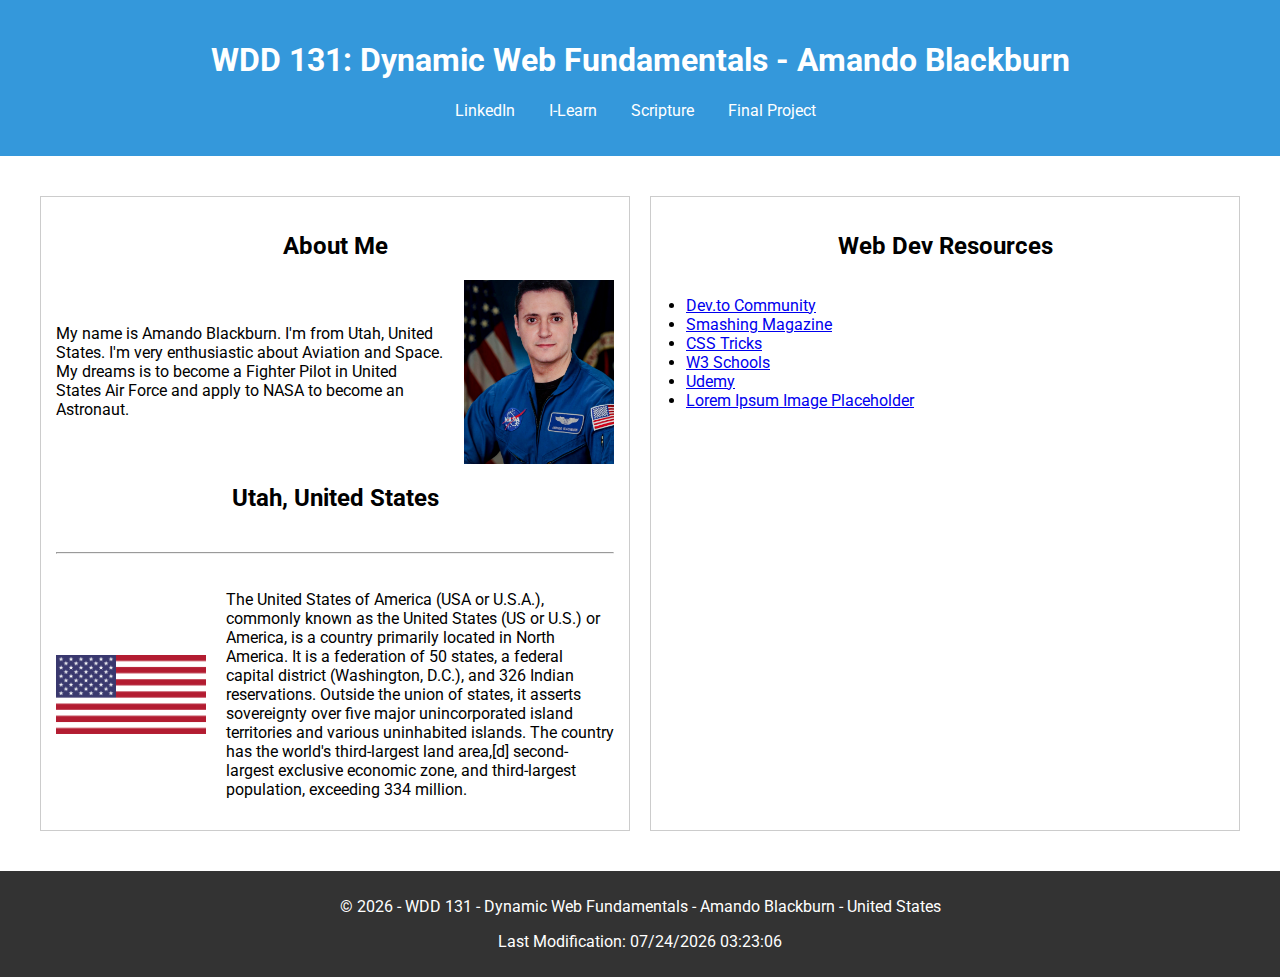
<file: index.html>
<!DOCTYPE html>
<html lang="en">
<head>
    <meta charset="UTF-8">
    <meta name="viewport" content="width=device-width, initial-scale=1.0">
    <title>WDD 131 - Dynamic Web Fundamentals - Amando Blackburn</title>
    <meta name="description" content="WDD 131 - Dynamic Web Fundamentals. Learn the basics of dynamic web development with Amando Blackburn. Covering HTML, CSS, JavaScript, and more.">
    <meta name="author" content="Amando Blackburn">
    <link rel="stylesheet" href="styles/base.css">
    <script src="scripts/getdates.js" defer></script>
</head>
<body>
  <header>
    <h1>WDD 131: Dynamic Web Fundamentals - Amando Blackburn</h1>
    <nav>
      <ul>
        <li><a href="index.html">LinkedIn</a></li>
        <li><a href="https://byui.instructure.com" target="_blank">I-Learn</a></li>
        <li><a href="https://www.churchofjesuschrist.org/study/scripture" target="_blank">Scripture</a></li>
        <li><a href="contact.html">Final Project</a></li>
      </ul>
    </nav>
  </header>
  <main>
    <div class="container">
      <section class="card">
        <h2 class="text-center">About Me</h2>
        <div class="card-intro">
          <img src="images/amando-pic.jpg" alt="Amando Blackburn">
          <p>My name is Amando Blackburn. I'm from Utah, United States. I'm very enthusiastic about Aviation and Space. My dreams is to become a Fighter Pilot in United States Air Force and apply to NASA to become an Astronaut.</p>
        </div>

        <h2 class="text-center">Utah, United States</h2>
        <hr>
        <div class="card-intro-2">
          <img src="images/us-flag.png" alt="Official US flag">
          <p>The United States of America (USA or U.S.A.), commonly known as the United States (US or U.S.) or America, is a country primarily located in North America. It is a federation of 50 states, a federal capital district (Washington, D.C.), and 326 Indian reservations. Outside the union of states, it asserts sovereignty over five major unincorporated island territories and various uninhabited islands. The country has the world's third-largest land area,[d] second-largest exclusive economic zone, and third-largest population, exceeding 334 million.</p>
        </div>
      </section>

      <section class="card">
        <h2 class="text-center">Web Dev Resources</h2>
        <ul>
          <li><a href="#" target="_blank">Dev.to Community</a></li>
          <li><a href="#" target="_blank">Smashing Magazine</a></li>
          <li><a href="#" target="_blank">CSS Tricks</a></li>
          <li><a href="#" target="_blank">W3 Schools</a></li>
          <li><a href="#" target="_blank">Udemy</a></li>
          <li><a href="#" target="_blank">Lorem Ipsum Image Placeholder</a></li>
        </ul>
      </section>
    </div>
  </main>
  <footer>
    <p>&copy; <span id="currentyear"></span> - WDD 131 - Dynamic Web Fundamentals - Amando Blackburn - United States</p>
    <p id="lastModified"></p>
  </footer>
</body>
</html>
</file>
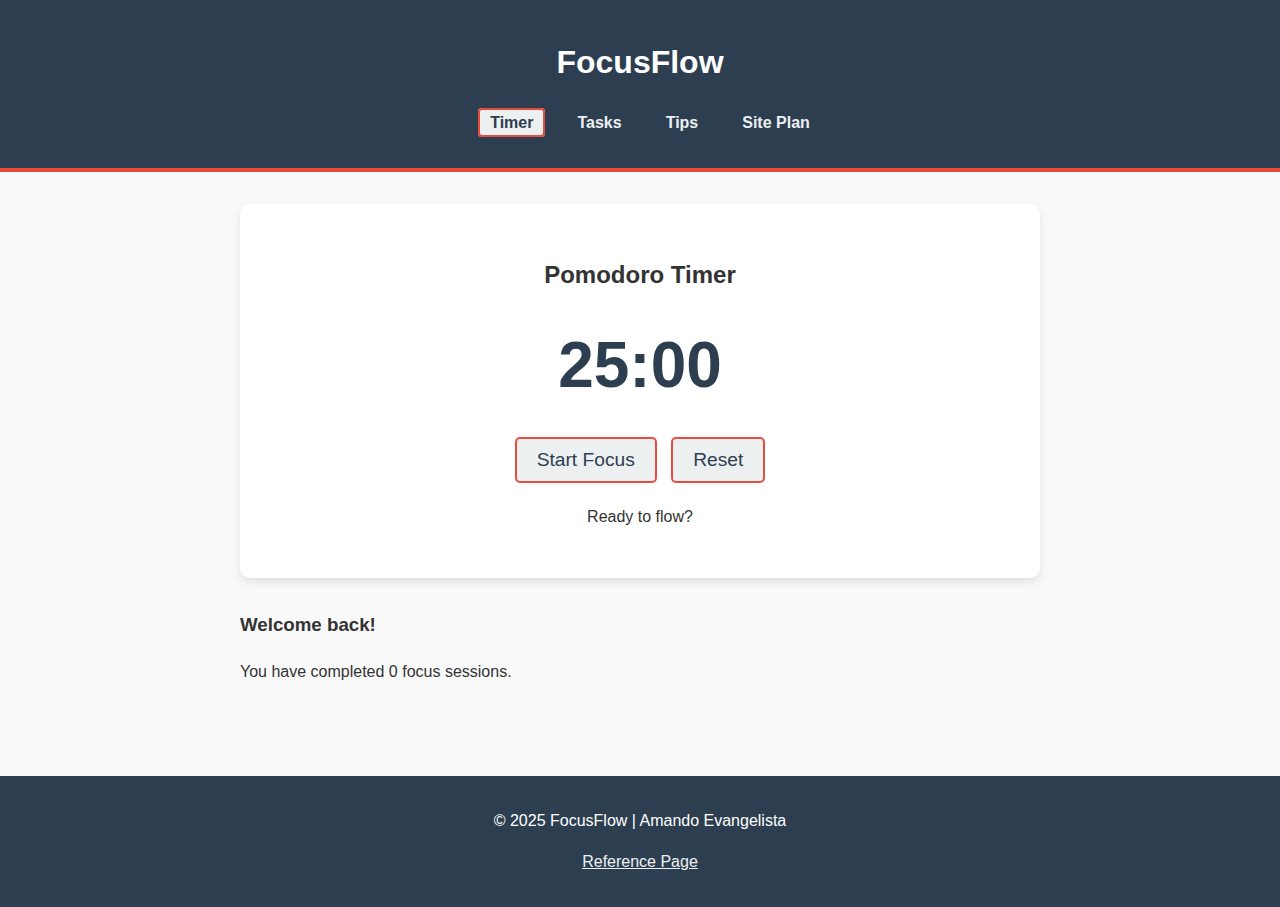
<file: project/index.html>
<!DOCTYPE html>
<html lang="en">
<head>
    <meta charset="UTF-8">
    <meta name="viewport" content="width=device-width, initial-scale=1.0">
    <meta name="author" content="Amando Evangelista Santos Filho">
    <meta name="description" content="FocusFlow Pomodoro Timer to boost your productivity.">
    <title>FocusFlow | Home</title>
    
    <link rel="stylesheet" href="styles/styles.css">
    <script src="scripts/scripts.js" type="module"></script>
</head>
<body>
    <header>
        <h1>FocusFlow</h1>
        <nav>
            <ul class="navigation">
                <li><a href="#" id="menu-button">☰ Menu</a></li>
                <li><a href="index.html" class="active">Timer</a></li>
                <li><a href="tasks.html">Tasks</a></li>
                <li><a href="tips.html">Tips</a></li>
                <li><a href="siteplan.html">Site Plan</a></li>
            </ul>
        </nav>
    </header>

    <main>
        <div class="timer-container">
            <h2>Pomodoro Timer</h2>
            <div id="timer-display">25:00</div>
            <div class="controls">
                <button id="start-btn">Start Focus</button>
                <button id="reset-btn">Reset</button>
            </div>
            <p id="timer-message">Ready to flow?</p>
        </div>

        <div class="welcome-section">
            <h3>Welcome back!</h3>
            <p>You have completed <span id="session-count">0</span> focus sessions.</p>
        </div>
    </main>

    <footer>
        <p>&copy; 2025 FocusFlow |  Amando Evangelista</p>
        <p><a href="references.html">Reference Page</a></p>
    </footer>
</body>
</html>
</file>
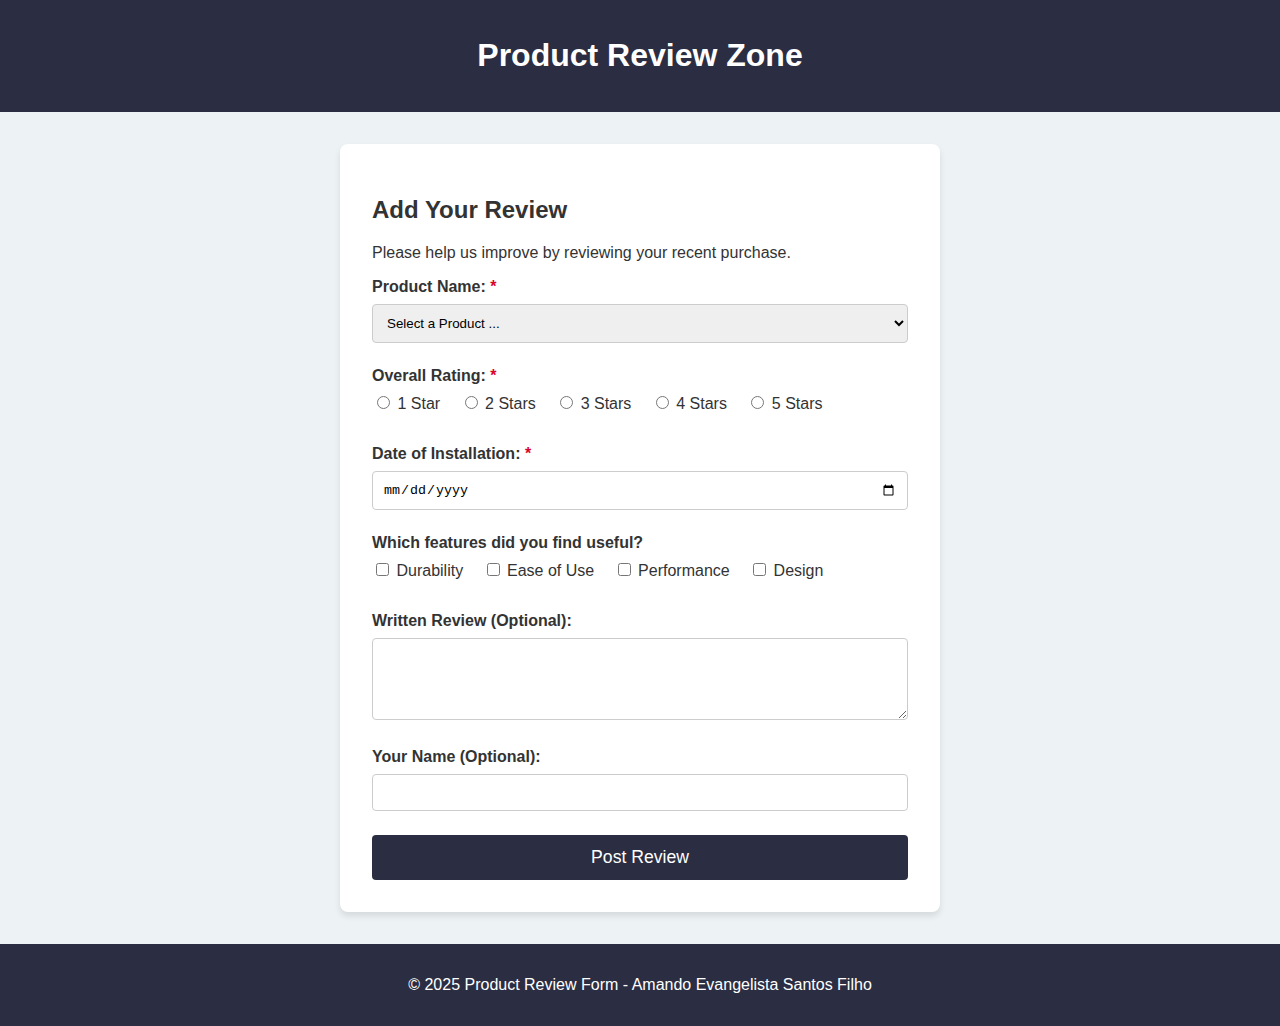
<file: form.html>
<!DOCTYPE html>
<html lang="en">
<head>
    <meta charset="UTF-8">
    <meta name="viewport" content="width=device-width, initial-scale=1.0">
    <meta name="author" content="Amando Evangelista Santos Filho">
    <meta name="description" content="A form to review a product including a star-system, installation date, feature option, and texts areas for name and written review">
    <title>Product Review Form</title>
    <link rel="stylesheet" href="styles/form.css">
    <script src="scripts/form.js" defer></script>
</head>
<body>
    <header>
        <h1>Product Review Zone</h1>
    </header>

    <main>
        <div class="form-container">
            <h2>Add Your Review</h2>
            <p>Please help us improve by reviewing your recent purchase.</p>
            
            <form method="get" action="review.html">
                
                <div class="form-item">
                    <label for="productName">Product Name: <span class="required">*</span></label>
                    <select id="productName" name="productName" required>
                        <option value="" disabled selected>Select a Product ...</option>
                        </select>
                </div>

                <div class="form-item">
                    <label>Overall Rating: <span class="required">*</span></label>
                    <div class="rating-group">
                        <label><input type="radio" name="rating" value="1" required> 1 Star</label>
                        <label><input type="radio" name="rating" value="2"> 2 Stars</label>
                        <label><input type="radio" name="rating" value="3"> 3 Stars</label>
                        <label><input type="radio" name="rating" value="4"> 4 Stars</label>
                        <label><input type="radio" name="rating" value="5"> 5 Stars</label>
                    </div>
                </div>

                <div class="form-item">
                    <label for="installDate">Date of Installation: <span class="required">*</span></label>
                    <input type="date" id="installDate" name="installDate" required>
                </div>

                <div class="form-item">
                    <label>Which features did you find useful?</label>
                    <div class="checkbox-group">
                        <label><input type="checkbox" name="features" value="durability"> Durability</label>
                        <label><input type="checkbox" name="features" value="design"> Ease of Use</label>
                        <label><input type="checkbox" name="features" value="performance"> Performance</label>
                        <label><input type="checkbox" name="features" value="design"> Design</label>
                    </div>
                </div>

                <div class="form-item">
                    <label for="writtenReview">Written Review (Optional):</label>
                    <textarea id="writtenReview" name="writtenReview" rows="4"></textarea>
                </div>

                <div class="form-item">
                    <label for="userName">Your Name (Optional):</label>
                    <input type="text" id="userName" name="userName">
                </div>

                <input type="submit" value="Post Review" class="submit-btn">
            </form>
        </div>
    </main>

    <footer>
        <p>&copy; 2025 Product Review Form - Amando Evangelista Santos Filho</p>
    </footer>
</body>
</html>
</file>
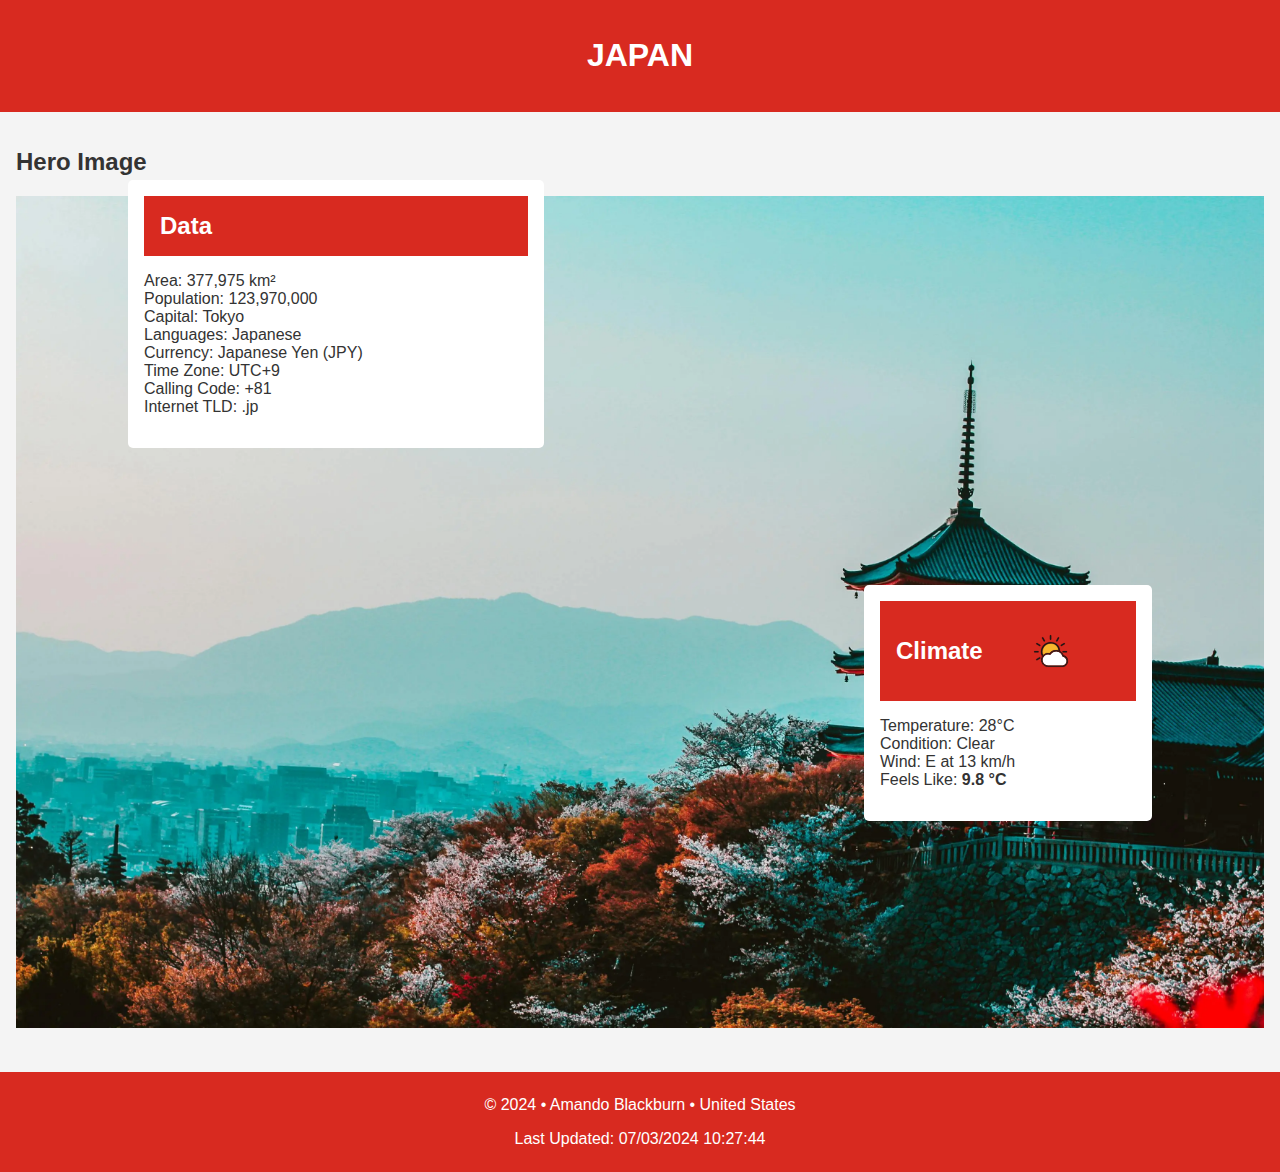
<file: place.html>
<!DOCTYPE html>
<html lang="en-US">
<head>
    <meta charset="UTF-8">
    <meta name="viewport" content="width=device-width, initial-scale=1.0">
    <title>Japan</title>
    <link rel="stylesheet" href="styles/place.css">
    <script src="scripts/getdates.js" defer></script>
</head>
<body>
    <header>
        <h1>JAPAN</h1>
    </header>
    <main>
        <section class="hero">
            <h2 class="visually-hidden">Hero Image</h2>
            <img srcset="images/japan_temple-small.webp 600w, images/japan_temple-large.webp 1200w" 
                 sizes="(max-width: 600px) 600px, 1200px" 
                 src="images/japan_temple-large.webp" 
                 alt="Japan Temple">
        </section>
        <section class="data">
            <h2 class="title-data">Data</h2>
            <ul>
                <li>Area: 377,975 km²</li>
                <li>Population: 123,970,000</li>
                <li>Capital: Tokyo</li>
                <li>Languages: Japanese</li>
                <li>Currency: Japanese Yen (JPY)</li>
                <li>Time Zone: UTC+9</li>
                <li>Calling Code: +81</li>
                <li>Internet TLD: .jp</li>
            </ul>
        </section>
        <section class="weather">
            <div class="title-weather">
                <h2>Climate</h2>
                <div class="weather-icon">⛅</div>
                <img class="weather-svg" src="images/sunshine.svg" alt="Forecast Icon">
            </div>
            <ul>
                <li>Temperature: 28°C</li>
                <li>Condition: Clear</li>
                <li>Wind: E at 13 km/h</li>
                <li>Feels Like: <span id="wind-chill"></span></li>
            </ul>
        </section>
    </main>
    <footer>
        <p>&copy; 2024 &bull; Amando Blackburn &bull; United States</p>
        <p>Last Updated: 07/03/2024 10:27:44</p>
    </footer>

    <script src="scripts/place.js"></script>
</body>
</html>
</file>
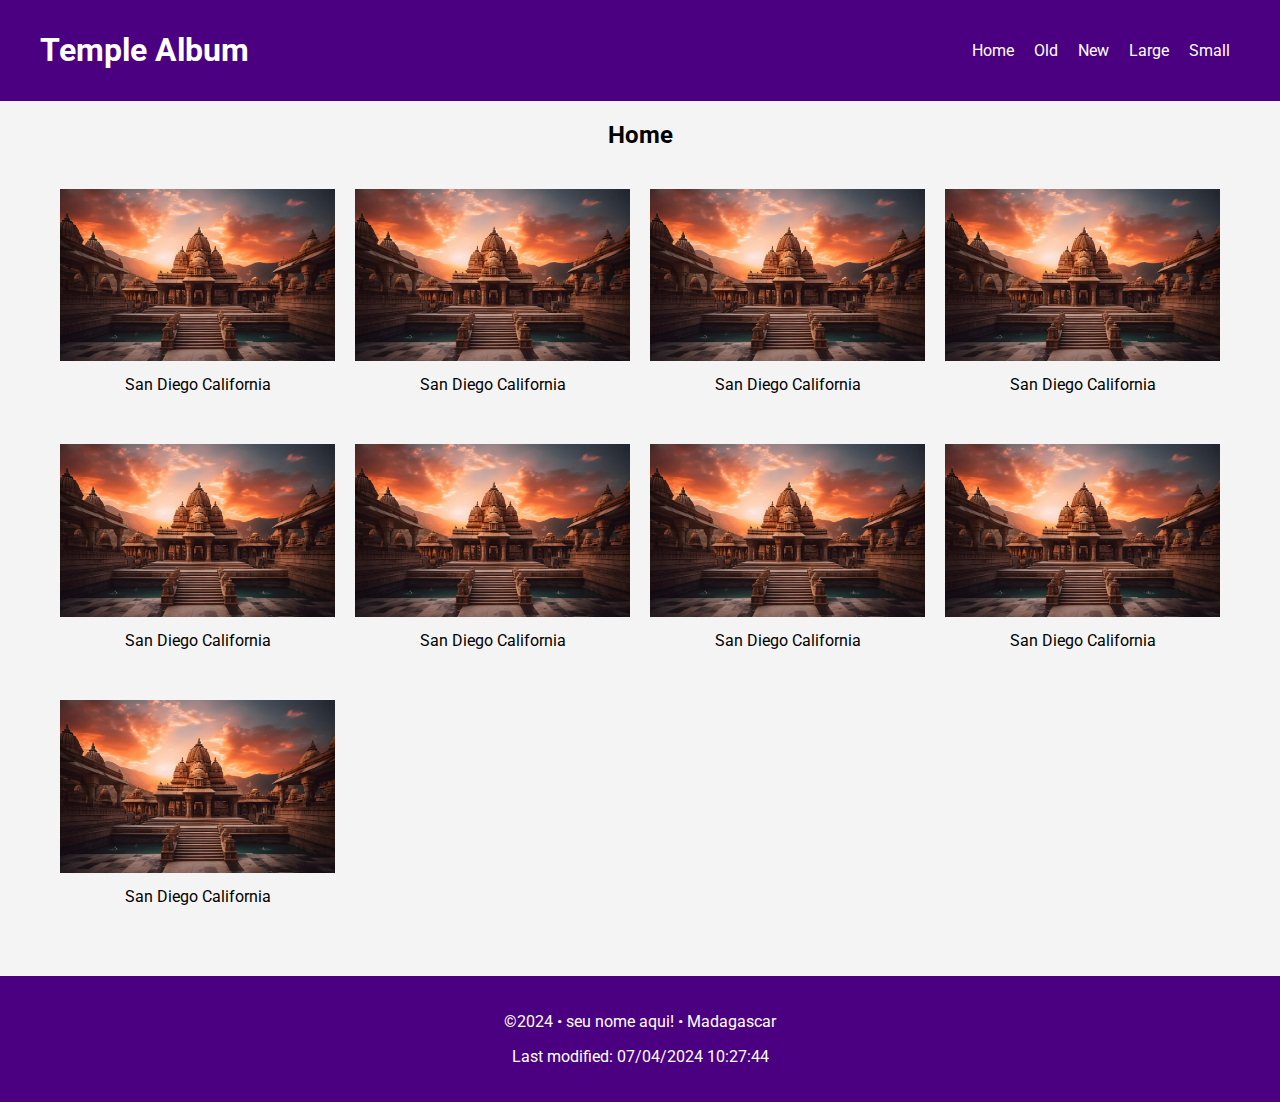
<file: temples.html>
<!DOCTYPE html>
<html lang="pt-br">
<head>
    <meta charset="UTF-8">
    <meta name="viewport" content="width=device-width, initial-scale=1.0">
    <title>Temple Album</title>
    <link rel="stylesheet" href="https://fonts.googleapis.com/css2?family=Roboto:wght@400;700&display=swap">
    <link rel="stylesheet" href="styles/temples.css" media="all">
    <link rel="stylesheet" href="styles/temples-large.css" media="(min-width: 768px)">
</head>
<body>
    <header>
        <nav>
            <div class="menu-icon">&#9776;</div>
            <div class="close-icon">&times;</div>
            <h1>Temple Album</h1>
            <ul id="menu">
                <li><a href="#">Home</a></li>
                <li><a href="#">Old</a></li>
                <li><a href="#">New</a></li>
                <li><a href="#">Large</a></li>
                <li><a href="#">Small</a></li>
            </ul>
        </nav>
    </header>
    <main>
        <h2>Home</h2>
        <div class="gallery">
            <figure>
                <img src="images/temple.jpg" alt="Templo San Diego California">
                <figcaption>San Diego California</figcaption>
            </figure>
            <figure>
                <img src="images/temple.jpg" alt="Templo San Diego California">
                <figcaption>San Diego California</figcaption>
            </figure>
            <figure>
                <img src="images/temple.jpg" alt="Templo San Diego California">
                <figcaption>San Diego California</figcaption>
            </figure>
            <figure>
                <img src="images/temple.jpg" alt="Templo San Diego California">
                <figcaption>San Diego California</figcaption>
            </figure>
            <figure>
                <img src="images/temple.jpg" alt="Templo San Diego California">
                <figcaption>San Diego California</figcaption>
            </figure>
            <figure>
                <img src="images/temple.jpg" alt="Templo San Diego California">
                <figcaption>San Diego California</figcaption>
            </figure>
            <figure>
                <img src="images/temple.jpg" alt="Templo San Diego California">
                <figcaption>San Diego California</figcaption>
            </figure>
            <figure>
                <img src="images/temple.jpg" alt="Templo San Diego California">
                <figcaption>San Diego California</figcaption>
            </figure>
            <figure>
                <img src="images/temple.jpg" alt="Templo San Diego California">
                <figcaption>San Diego California</figcaption>
            </figure>
        </div>
    </main>
    <footer>
        <p>&copy;2024 &bull; seu nome aqui! &bull; Madagascar</p>
        <p>Last modified: 07/04/2024 10:27:44</p>
    </footer>
    <script src="scripts/temple.js"></script>
</body>
</html>
</file>
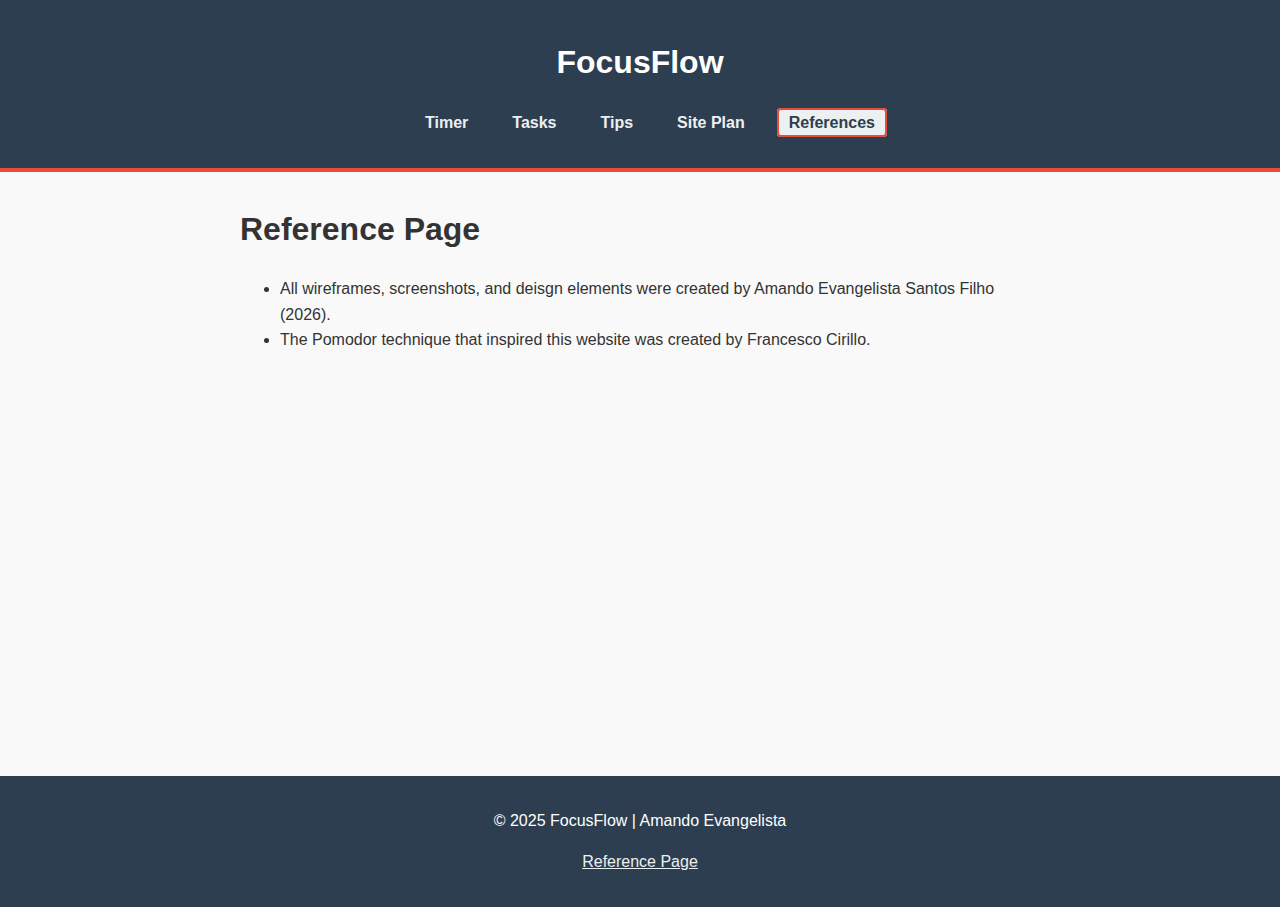
<file: project/references.html>
<!DOCTYPE html>
<html lang="en">
<head>
    <meta charset="UTF-8">
    <meta name="viewport" content="width=device-width, initial-scale=1.0">
    <meta name="author" content="Amando Evangelista Santos Filho">
    <meta name="description" content="Reference page for project">
    <title>FocusFlow | References</title>
    <link rel="stylesheet" href="styles/styles.css">
</head>
<body>
    <header>
        <h1>FocusFlow</h1>
        <nav>
            <ul class="navigation">
                <li><a href="#" id="menu-button">☰ Menu</a></li>
                <li><a href="index.html">Timer</a></li>
                <li><a href="tasks.html">Tasks</a></li>
                <li><a href="tips.html">Tips</a></li>
                <li><a href="siteplan.html">Site Plan</a></li>
                <li><a href="references.html" class="active">References</a></li>
            </ul>
        </nav>
    </header>

    <main>
        <h1>Reference Page</h1>
        <ul>
            <li>All wireframes, screenshots, and deisgn elements were created by Amando Evangelista Santos Filho (2026).</li>
            <li>The Pomodor technique that inspired this website was created by Francesco Cirillo.</li>
        </ul>
    </main>

    <footer>
        <p>&copy; 2025 FocusFlow | Amando Evangelista</p>
        <p><a href="references.html">Reference Page</a></p>
    </footer>
</body>
</html>
</file>
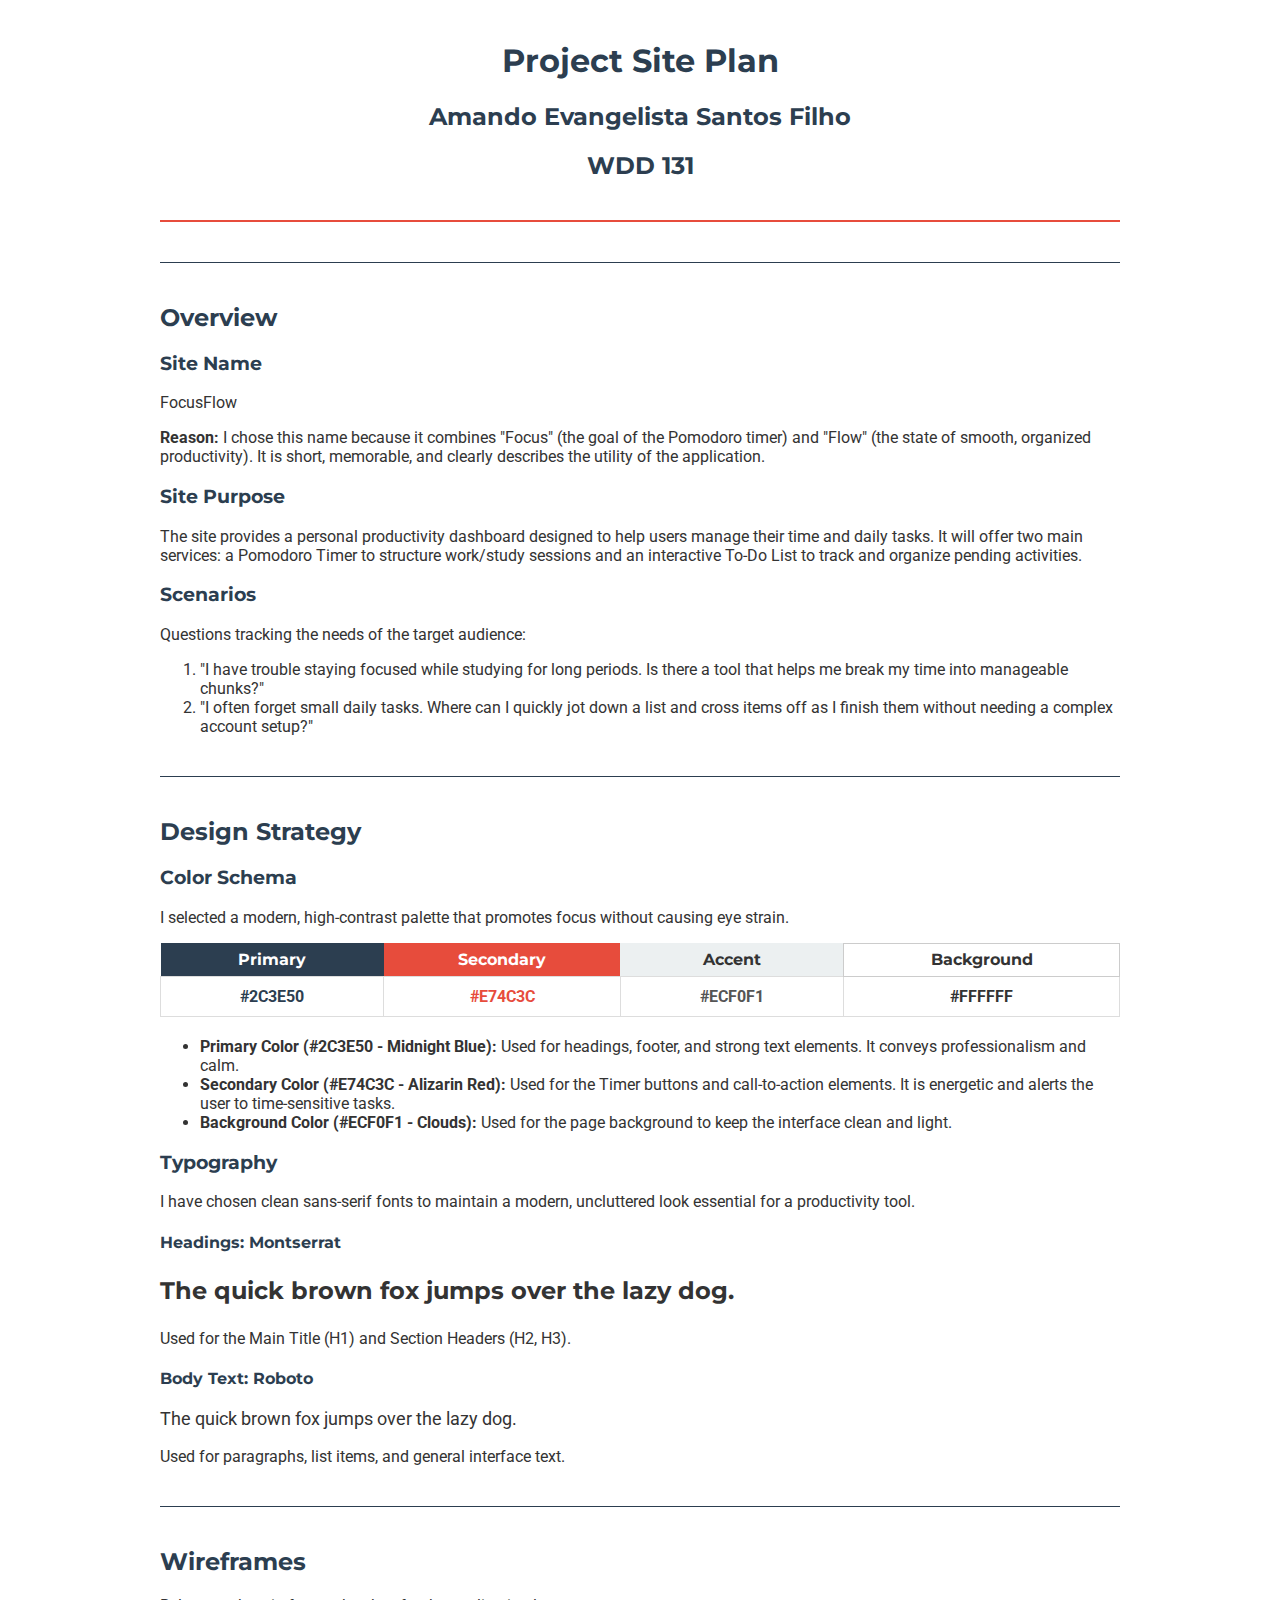
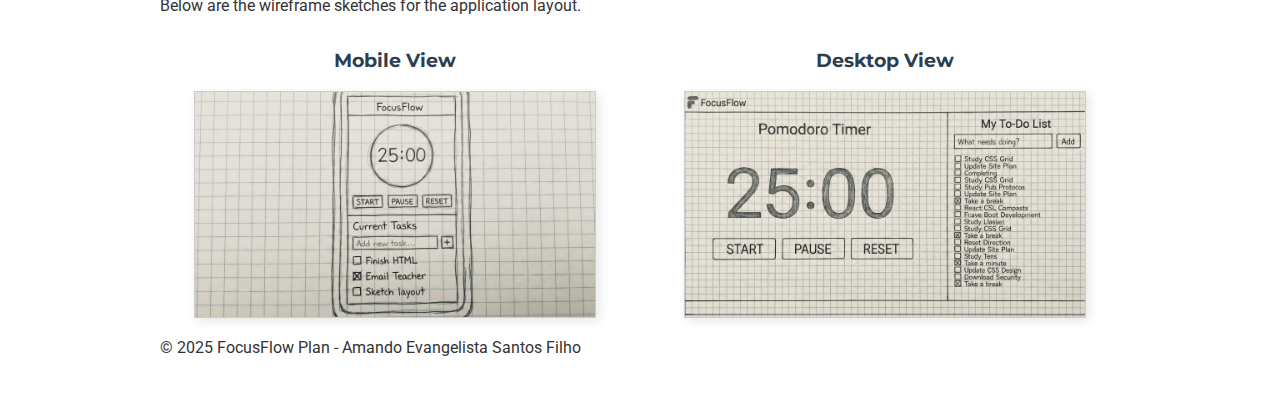
<file: project/siteplan.html>
<!DOCTYPE html>
<html lang="en">
<head>
    <meta charset="UTF-8">
    <meta name="viewport" content="width=device-width, initial-scale=1.0">
    <meta name="author" content="Amando Evangelista Santos Filho">
    <meta name="description" content="a detailed site plan for a program that aids in focusing similar to pomodoro technique">
    
    <title>Project Site Plan - FocusFlow</title>
    
    <link rel="stylesheet" href="styles/site-plan.css">
    <link rel="preconnect" href="https://fonts.googleapis.com">
    <link rel="preconnect" href="https://fonts.gstatic.com" crossorigin>
    <link href="https://fonts.googleapis.com/css2?family=Montserrat:wght@400;700&family=Roboto:wght@300;400&display=swap" rel="stylesheet">
</head>
<body>
    <header>
        <h1>Project Site Plan</h1>
        <h2>Amando Evangelista Santos Filho</h2>
        <h2>WDD 131</h2>
    </header>

    <main>
        <hr>
        <h2>Overview</h2>
        
        <h3>Site Name</h3>
        <p>FocusFlow</p>
        <p><strong>Reason:</strong> I chose this name because it combines "Focus" (the goal of the Pomodoro timer) and "Flow" (the state of smooth, organized productivity). It is short, memorable, and clearly describes the utility of the application.</p>

        <h3>Site Purpose</h3>
        <p>The site provides a personal productivity dashboard designed to help users manage their time and daily tasks. It will offer two main services: a Pomodoro Timer to structure work/study sessions and an interactive To-Do List to track and organize pending activities.</p>

        <h3>Scenarios</h3>
        <p>Questions tracking the needs of the target audience:</p>
        <ol>
            <li>"I have trouble staying focused while studying for long periods. Is there a tool that helps me break my time into manageable chunks?"</li>
            <li>"I often forget small daily tasks. Where can I quickly jot down a list and cross items off as I finish them without needing a complex account setup?"</li>
        </ol>

        <hr>
        <h2>Design Strategy</h2>

        <h3>Color Schema</h3>
        <p>I selected a modern, high-contrast palette that promotes focus without causing eye strain.</p>
        
        <table class="colors">
            <tr>
                <th class="primary">Primary</th>
                <th class="secondary">Secondary</th>
                <th class="accent1">Accent</th>
                <th class="accent2">Background</th>
            </tr>
            <tr>
                <td class="primary-text">#2C3E50</td>
                <td class="secondary-text">#E74C3C</td>
                <td class="accent1-text">#ECF0F1</td>
                <td class="accent2-text">#FFFFFF</td>
            </tr>
        </table>

        <ul>
            <li><strong>Primary Color (#2C3E50 - Midnight Blue):</strong> Used for headings, footer, and strong text elements. It conveys professionalism and calm.</li>
            <li><strong>Secondary Color (#E74C3C - Alizarin Red):</strong> Used for the Timer buttons and call-to-action elements. It is energetic and alerts the user to time-sensitive tasks.</li>
            <li><strong>Background Color (#ECF0F1 - Clouds):</strong> Used for the page background to keep the interface clean and light.</li>
        </ul>

        <h3>Typography</h3>
        <p>I have chosen clean sans-serif fonts to maintain a modern, uncluttered look essential for a productivity tool.</p>
        
        <h4>Headings: Montserrat</h4>
        <p class="heading-font">The quick brown fox jumps over the lazy dog.</p>
        <p>Used for the Main Title (H1) and Section Headers (H2, H3).</p>

        <h4>Body Text: Roboto</h4>
        <p class="body-font">The quick brown fox jumps over the lazy dog.</p>
        <p>Used for paragraphs, list items, and general interface text.</p>

        <hr>
        <h2>Wireframes</h2>
        <p>Below are the wireframe sketches for the application layout.</p>

        <div class="wireframes">
            <div>
                <h3>Mobile View</h3>
                <img src="images/wireframe_mobile.jpg" alt="Mobile Wireframe Sketch">
            </div>
            <div>
                <h3>Desktop View</h3>
                <img src="images/wireframe_desktop.jpg" alt="Desktop Wireframe Sketch">
            </div>
        </div>
    </main>

    <footer>
        <p>&copy; 2025 FocusFlow Plan - Amando Evangelista Santos Filho</p>
    </footer>
</body>
</html>
</file>
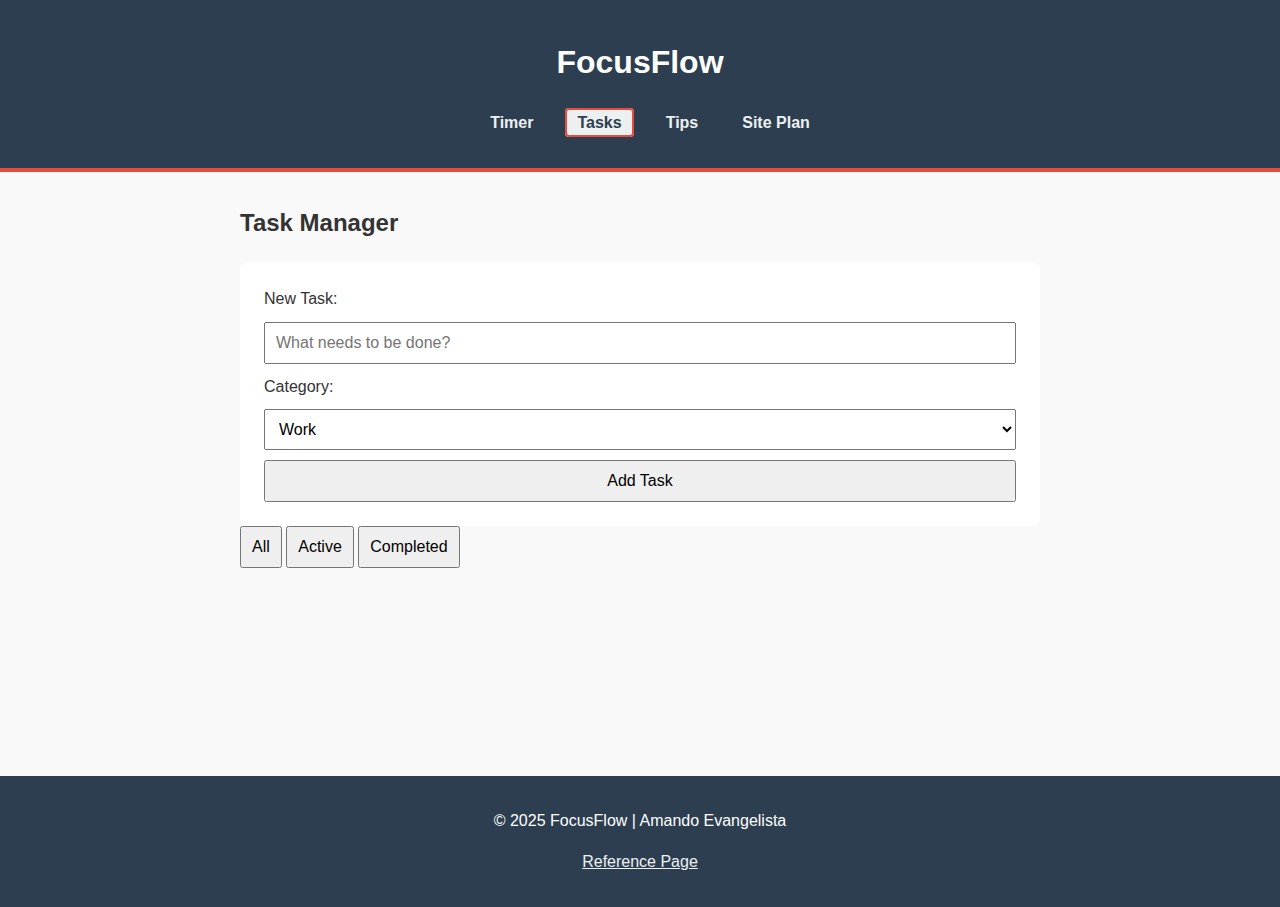
<file: project/tasks.html>
<!DOCTYPE html>
<html lang="en">
<head>
    <meta charset="UTF-8">
    <meta name="viewport" content="width=device-width, initial-scale=1.0">
    <meta name="author" content="Amando Evangelista Santos Filho">
    <meta name="description" content="Manage your daily tasks with FocusFlow.">
    <title>FocusFlow | Task Manager</title>

    <link rel="stylesheet" href="styles/styles.css">
    <script src="scripts/scripts.js" type="module"></script>
</head>
<body>
    <header>
        <h1>FocusFlow</h1>
        <nav>
            <ul class="navigation">
                <li><a href="#" id="menu-button">☰ Menu</a></li>
                <li><a href="index.html">Timer</a></li>
                <li><a href="tasks.html" class="active">Tasks</a></li>
                <li><a href="tips.html">Tips</a></li>
                <li><a href="siteplan.html">Site Plan</a></li>
            </ul>
        </nav>
    </header>

    <main>
        <section class="task-section">
            <h2>Task Manager</h2>
            
            <form id="task-form">
                <label for="task-input">New Task:</label>
                <input type="text" id="task-input" name="task" placeholder="What needs to be done?" required>
                
                <label for="category-select">Category:</label>
                <select id="category-select" name="category">
                    <option value="Work">Work</option>
                    <option value="Study">Study</option>
                    <option value="Personal">Personal</option>
                </select>

                <button type="submit">Add Task</button>
            </form>

            <div class="filter-controls">
                <button id="filter-all">All</button>
                <button id="filter-active">Active</button>
                <button id="filter-completed">Completed</button>
            </div>

            <ul id="task-list">
                </ul>
        </section>
    </main>

    <footer>
        <p>&copy; 2025 FocusFlow | Amando Evangelista</p>
        <p><a href="references.html">Reference Page</a></p>
    </footer>
</body>
</html>
</file>
<file: styles/base.css>
@import url('https://fonts.googleapis.com/css2?family=Montserrat:ital,wght@0,100..900;1,100..900&family=Roboto:ital,wght@0,100;0,300;0,400;0,500;0,700;0,900;1,100;1,300;1,400;1,500;1,700;1,900&display=swap');

:root {
  --cor-principal: #3498db;
  --cor-secundaria: #2ecc71;
  --padding-padrao: 10px;
  --fonte-principal: "Roboto", sans-serif;
  --fonte-secundaria: "Montserrat", sans-serif;
}

.text-center {
  text-align: center;
}

body {
  font-family: var(--fonte-principal);
  margin: 0;
  padding: 0;
  box-sizing: border-box;
  min-height: 100vh;
}

header {
  background-color: var(--cor-principal);
  color: white;
  padding: 20px;
  text-align: center;
}

nav ul {
  list-style: none;
  padding: 0;
}

nav ul li {
  display: inline;
  margin-right: 10px;
}

nav a {
  color: white;
  text-decoration: none;
  padding: 5px 10px;
  border-radius: 5px;
}

nav a:hover, nav a:focus {
  background-color: white;
  color: var(--cor-principal);
  text-decoration: underline;
}

main {
  display: flex;
  justify-content: center;
  padding: 20px;
}

.container {
  display: grid;
  grid-template-columns: repeat(2, 1fr);
  gap: 20px;
  /* max-width: 1200px; */
  margin: auto;
  padding: 20px;
}

.card {
  background: white;
  border: 1px solid #ccc;
  padding: 15px;
  display: flex;
  flex-direction: column;
}

.card .card-intro {
  display: flex;
  justify-content: space-between;
  align-items: center;
  flex-direction: row-reverse;
  gap: 20px;
}

.card .card-intro-2{
  display: flex;
  justify-content: space-between;
  align-items: center;
  gap: 20px;
}


hr{
  margin: 20px 0;

}
/* .card .card-intro{
  display: flex;
  justify-content: center;
  align-items: center;
  flex-direction: row-reverse;
  padding: 30px;
}

.card .card-intro-2{
  display: flex;
  justify-content: center;
  align-items: center;
  padding: 30px;
  gap: 10px;
} */

.card img {
  max-width: 150px;
}

.card ul {
  padding-left: 20px;
}

.text-center {
  text-align: center;
}

footer {
  text-align: center;
  padding: 10px;
  background-color: #333;
  color: white;
}
</file>
<file: project/styles/styles.css>
:root {
    --primary: #2C3E50;
    --secondary: #E74C3C;
    --light: #ECF0F1;
    --dark: #333;
    --font-head: 'Montserrat', sans-serif;
    --font-body: 'Roboto', sans-serif;
}

body {
    font-family: var(--font-body);
    margin: 0;
    padding: 0;
    line-height: 1.6;
    background-color: #f9f9f9;
    color: var(--dark);
}

/* Header & Nav */
header {
    background-color: var(--primary);
    color: white;
    padding: 1rem;
    text-align: center;
    border-bottom: 4px solid var(--secondary);
}

h1, h2, h3 {
    font-family: var(--font-head);
}

.navigation {
    list-style: none;
    padding: 0;
    display: flex;
    justify-content: center;
    gap: 20px;
    flex-wrap: wrap;
}

.navigation a {
    color: var(--light);
    text-decoration: none;
    font-weight: bold;
    color: var(--light);
    text-decoration: none;
    font-weight: bold;
    padding: 4px 10px;           
    border-radius: 4px;
    border: 2px solid transparent;
}

.navigation a:hover, .navigation a.active {
    background-color: var(--light);
    color: var(--primary);
    padding: 4px 10px;
    border-radius: 4px;
    border-color: var(--secondary);
}

#menu-button { display: none; }

/* Main Layout */
main {
    max-width: 800px;
    margin: 2rem auto;
    padding: 0 1rem;
    min-height: 60vh;
}

/* Timer Styles */
.timer-container {
    text-align: center;
    background: white;
    padding: 2rem;
    border-radius: 10px;
    box-shadow: 0 4px 10px rgba(0,0,0,0.1);
    margin-bottom: 2rem;
}

#timer-display {
    font-size: 4rem;
    font-weight: bold;
    color: var(--primary);
    margin: 1rem 0;
}

.controls button {
    padding: 10px 20px;
    font-size: 1.2rem;
    cursor: pointer;
    background-color: var(--light);
    color: var(--primary);
    border: 2px solid var(--secondary);
    border-radius: 5px;
    margin: 5px;
}

.controls button:hover { 
    opacity: 0.9;
    background-color: var(--secondary);
    color: white;
    border-radius: 5px;
}

/* Form & Tasks */
#task-form {
    background: white;
    padding: 1.5rem;
    border-radius: 8px;
    display: grid;
    gap: 10px;
}

input, select, button {
    padding: 10px;
    font-size: 1rem;
}

#task-list {
    list-style: none;
    padding: 0;
}

.task-item {
    background: white;
    margin: 10px 0;
    padding: 15px;
    border-left: 5px solid var(--primary);
    display: flex;
    justify-content: space-between;
    align-items: center;
    box-shadow: 0 2px 5px rgba(0,0,0,0.05);
}

.task-item.completed {
    opacity: 0.6;
    text-decoration: line-through;
    border-left-color: #27ae60;
}

.delete-btn {
    background: #c0392b;
    color: white;
    border: none;
    padding: 5px 10px;
    cursor: pointer;
    border-radius: 3px;
}

/* Tips & Lazy Loading */
.tip-card {
    background: white;
    margin-bottom: 2rem;
    padding: 1rem;
    border-radius: 8px;
    text-align: center;
}

.tip-card img {
    max-width: 100%;
    height: auto;
    border-radius: 4px;
}

/* Footer */
footer {
    text-align: center;
    padding: 1rem;
    background: var(--primary);
    color: white;
    margin-top: 2rem;
}

footer a { color: var(--light); }

/* Responsive Mobile */
@media (max-width: 600px) {
    .navigation {
        flex-direction: column;
    }
    #timer-display { font-size: 3rem; }
}
</file>
<file: styles/form.css>
:root {
    --primary: #2b2d42;
    --secondary: #8d99ae;
    --accent: #d90429; /* Cor vermelha para o asterisco de Required */
    --bg: #edf2f4;
    --white: #ffffff;
}

body {
    font-family: 'Roboto', sans-serif;
    background-color: var(--bg);
    margin: 0;
    color: #333;
}

header, footer {
    background-color: var(--primary);
    color: var(--white);
    text-align: center;
    padding: 1rem;
}

main {
    max-width: 600px;
    margin: 2rem auto;
    padding: 0 1rem;
}

.form-container, .card {
    background-color: var(--white);
    padding: 2rem;
    border-radius: 8px;
    box-shadow: 0 4px 6px rgba(0,0,0,0.1);
}

.form-item {
    margin-bottom: 1.5rem;
}

label {
    display: block;
    margin-bottom: 0.5rem;
    font-weight: bold;
}

/* Marcação visual para campos obrigatórios */
.required {
    color: var(--accent);
}

input[type="text"],
input[type="date"],
select,
textarea {
    width: 100%;
    padding: 10px;
    border: 1px solid #ccc;
    border-radius: 4px;
    box-sizing: border-box; /* Garante que o padding não estoure a largura */
}

/* Estilo para Radio e Checkbox (Alinhamento lado a lado) */
.rating-group label, .checkbox-group label {
    display: inline-block;
    margin-right: 15px;
    font-weight: normal;
    cursor: pointer;
}

.submit-btn {
    background-color: var(--primary);
    color: white;
    padding: 12px 20px;
    border: none;
    border-radius: 4px;
    cursor: pointer;
    width: 100%;
    font-size: 1.1rem;
}

.submit-btn:hover {
    background-color: #3d405b;
}

/* Confirmation Page Styles */
.confirmation-main {
    text-align: center;
}

.back-link {
    display: inline-block;
    margin-top: 20px;
    color: var(--primary);
    text-decoration: none;
    font-weight: bold;
}
</file>
<file: styles/place.css>
:root {
  --cor-primaria: #D82A20;
  --cor-secundaria: #ffffff;
  --cor-acento: #F4F4F4;
  --cor-texto: #333333;
  --familia-fonte: 'Arial', sans-serif;
}

body {
  font-family: var(--familia-fonte);
  color: var(--cor-texto);
  margin: 0;
  background-color: var(--cor-acento);
}

header {
  background-color: var(--cor-primaria);
  color: var(--cor-secundaria);
  padding: 1rem;
  text-align: center;
}

main {
  padding: 1rem;
}

.hero img {
  width: 100%;
  height: auto;
}

.title-data{
  background-color: var(--cor-primaria);
  color: var(--cor-secundaria);
  padding: 1rem;
  margin: 0 auto;
}

.title-weather{
  background-color: var(--cor-primaria);
  color: var(--cor-secundaria);
  padding: 1rem;
  margin: 0 auto;
  display: flex;
  justify-content: space-between;
  align-items: center;
}

section {
  margin-bottom: 1.5rem;
}

.data, .weather {
  background-color: var(--cor-secundaria);
  padding: 1rem;
  border-radius: 5px;
  margin: 0 auto;
  max-width: 300px;
  margin-bottom: 1rem;
}

.weather ul li span {
  font-weight: bold;
}

.data ul, .weather ul {
  list-style: none;
  padding: 0;
}

.weather-icon {
  font-size: 2rem;
  text-align: center;
}

.weather-svg {
  display: none;
  width: 50px;
  height: 50px;
  margin: 0 auto;
}

footer {
  background-color: var(--cor-primaria);
  color: var(--cor-secundaria);
  text-align: center;
  padding: 0.5rem;
}

@media (min-width: 768px) {
  .data, .weather {
      position: absolute;
      max-width: none;
  }

  .data {
      top: 20%;
      left: 10%;
      width: 30%;
  }

  .weather {
      top: 65%;
      right: 10%;
      width: 20%;
  }

  .weather-icon {
      display: none;
  }

  .weather-svg {
      display: block;
  }
}
</file>
<file: styles/temples.css>
@import url('https://fonts.googleapis.com/css2?family=Roboto:wght@400;700&display=swap');

body {
    font-family: 'Roboto', sans-serif;
    margin: 0;
    padding: 0;
    background-color: #f4f4f4;
}

header {
    background-color: #4b0082;
    color: white;
    padding: 10px 0;
    text-align: center;
}

nav {
    display: flex;
    justify-content: space-between;
    align-items: center;
    max-width: 1200px;
    margin: 0 auto;
    padding: 0 20px;
    position: relative;
}

.menu-icon, .close-icon {
    display: block;
    cursor: pointer;
    font-size: 24px;
}

.close-icon {
    display: none;
}

nav ul {
    display: none;
    flex-direction: column;
    list-style-type: none;
    margin: 0;
    padding: 0;
    width: 100%;
    position: absolute;
    top: 100%;
    left: 0;
    background-color: #4b0082;
}

nav ul.show {
    display: flex;
    justify-content: center;
    align-items: start;
}

nav li {
    margin: 0;
}

nav a {
    color: white;
    text-decoration: none;
    padding: 10px;
    display: block;
    text-align: center;
}

nav a:hover {
    background-color: #800080;
}

main {
    max-width: 1200px;
    margin: 20px auto;
    padding: 0 20px;
}

h2 {
    text-align: center;
    font-weight: 700;
}

.gallery {
    display: flex;
    flex-direction: column;
    gap: 20px;
}

figure {
    margin: 0 0 20px;
    padding: 0;
}

img {
    width: 100%;
    height: auto;
}

figcaption {
    text-align: center;
    padding: 10px 0;
}

footer {
    background-color: #4b0082;
    color: white;
    text-align: center;
    padding: 20px 0;
    margin-top: 20px;
}

.hide {
  display: none;
}

.show {
  display: block;
}
</file>
<file: styles/temples-large.css>
.menu-icon, .close-icon {
  display: none;
}

nav ul {
  display: flex;
  flex-direction: row;
  position: static;
  width: auto;
  background-color: transparent;
}

.gallery {
  display: grid;
  grid-template-columns: repeat(auto-fit, minmax(250px, 1fr));
  gap: 20px;
  padding: 20px;
}
</file>
<file: project/styles/site-plan.css>
:root {
    /* variables */
    --primary-color: #2C3E50;
    --secondary-color: #E74C3C;
    --accent-color: #ECF0F1;
    --bg-color: #FFFFFF;
    
    --heading-font: 'Montserrat', sans-serif;
    --body-font: 'Roboto', sans-serif;
}

body {
    font-family: var(--body-font);
    color: #333;
    max-width: 960px;
    margin: 0 auto;
    padding: 20px;
    background-color: var(--bg-color);
}

h1, h2, h3, h4, h5, h6 {
    font-family: var(--heading-font);
    color: var(--primary-color);
}

header {
    text-align: center;
    border-bottom: 2px solid var(--secondary-color);
    padding-bottom: 20px;
    margin-bottom: 20px;
}

hr {
    border: 0;
    height: 1px;
    background: var(--primary-color);
    margin: 40px 0;
}

/* table colors */
.colors {
    width: 100%;
    margin-bottom: 20px;
    border-collapse: collapse;
}

.colors th {
    height: 30px;
    color: white;
    font-family: var(--heading-font);
}

.colors td {
    text-align: center;
    padding: 10px;
    font-weight: bold;
    border: 1px solid #ddd;
}

/* Tables */
.primary { background-color: var(--primary-color); }
.secondary { background-color: var(--secondary-color); }
.accent1 { background-color: var(--accent-color); color: #333 !important; } /* Texto escuro no fundo claro */
.accent2 { background-color: var(--bg-color); color: #333 !important; border: 1px solid #ccc; }

.primary-text { color: var(--primary-color); }
.secondary-text { color: var(--secondary-color); }
.accent1-text { color: #555; }

/* Font */
.heading-font {
    font-family: var(--heading-font);
    font-size: 1.5em;
    font-weight: 700;
}

.body-font {
    font-family: var(--body-font);
    font-size: 1.1em;
}

/*Wireframes */
.wireframes {
    display: flex;
    flex-wrap: wrap;
    justify-content: space-around;
    gap: 20px;
}

.wireframes div {
    text-align: center;
    flex: 1;
    min-width: 300px;
}

.wireframes img {
    width: 100%;
    max-width: 400px;
    border: 1px solid #ccc;
    box-shadow: 3px 3px 10px rgba(0,0,0,0.1);
}
</file>
